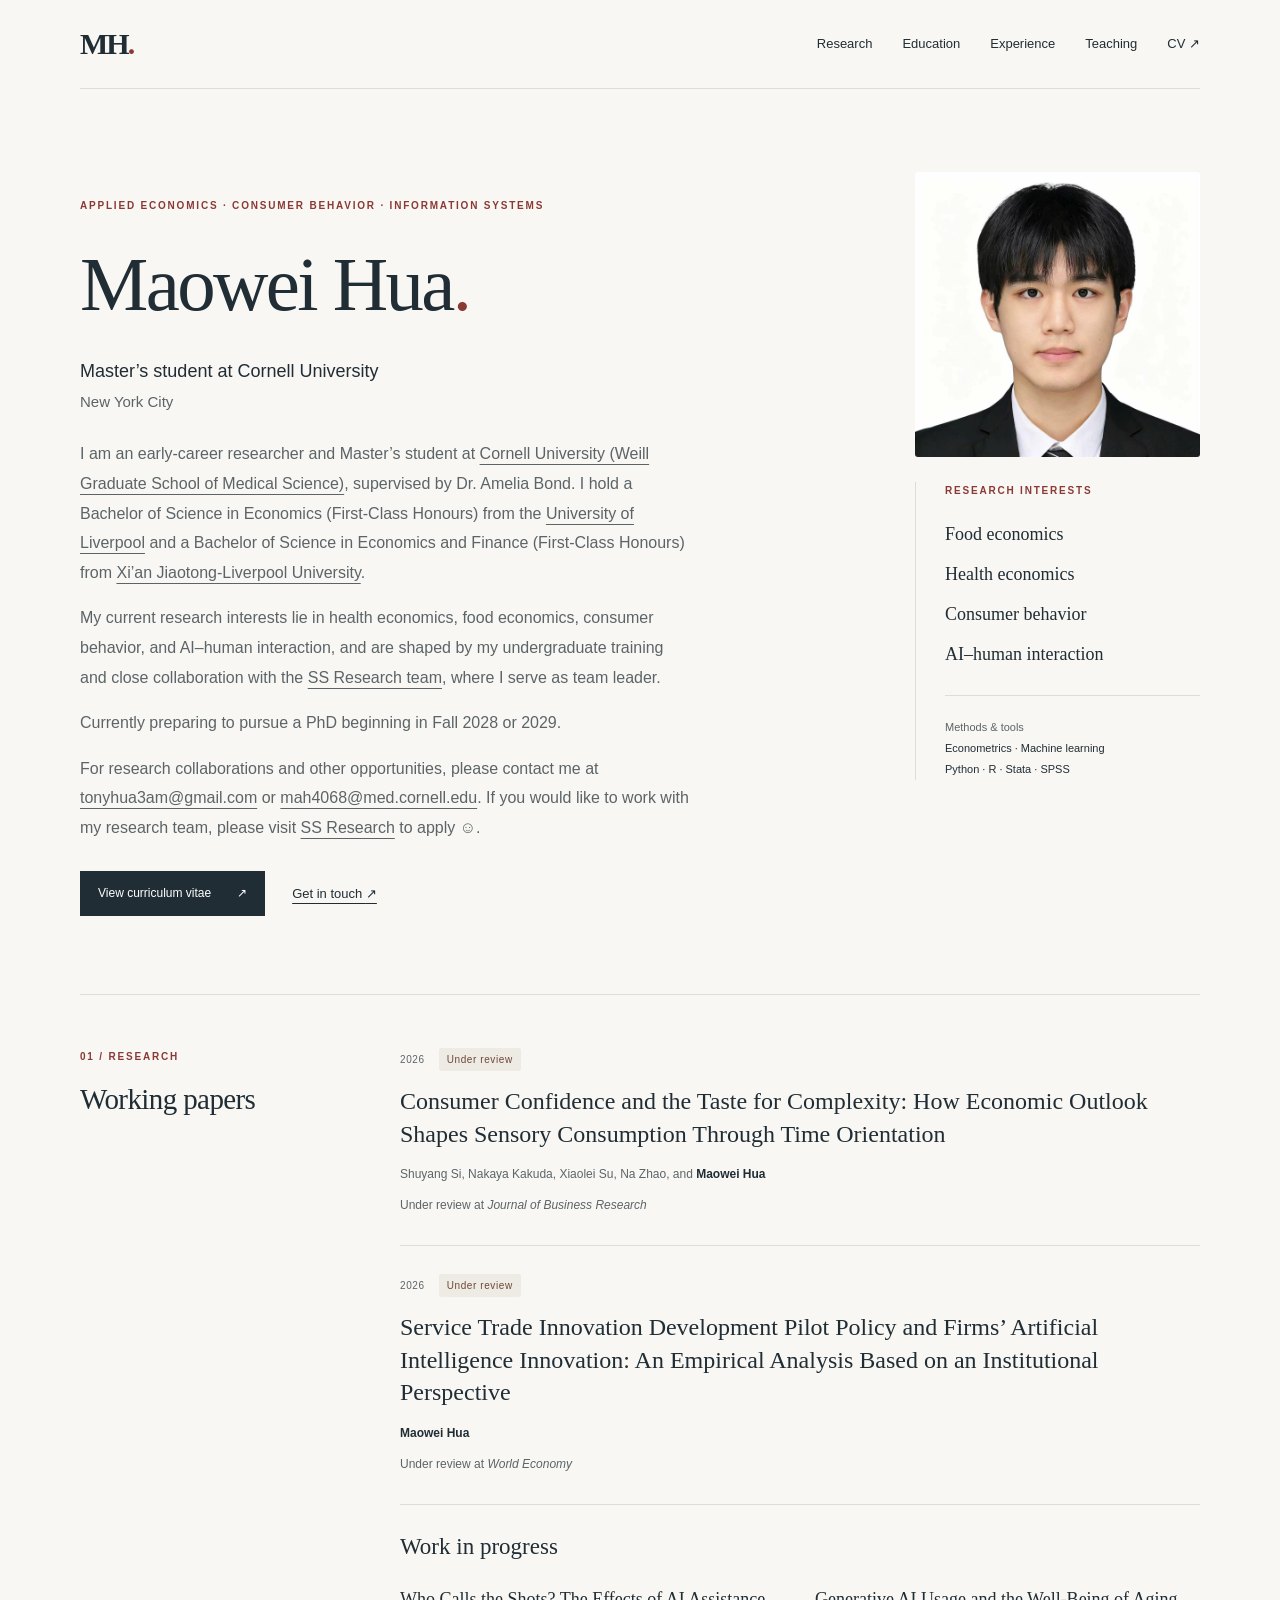
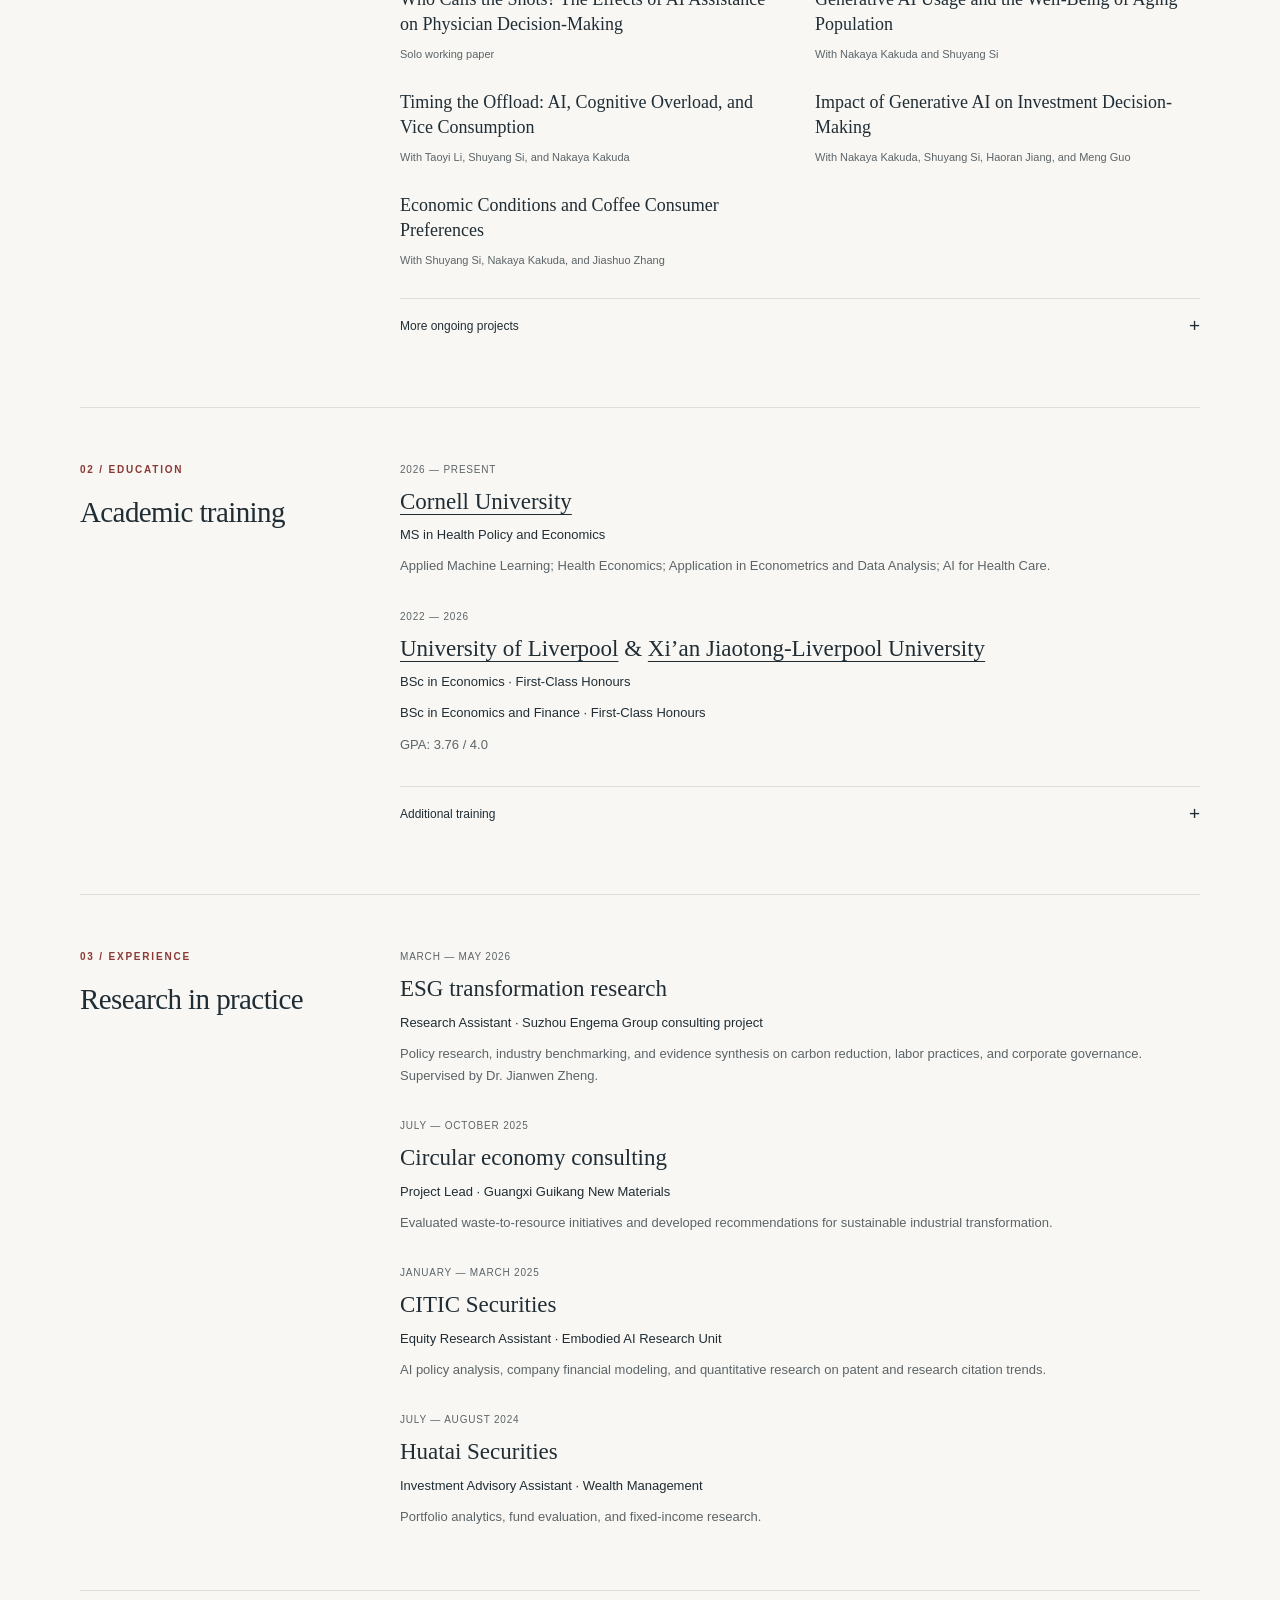
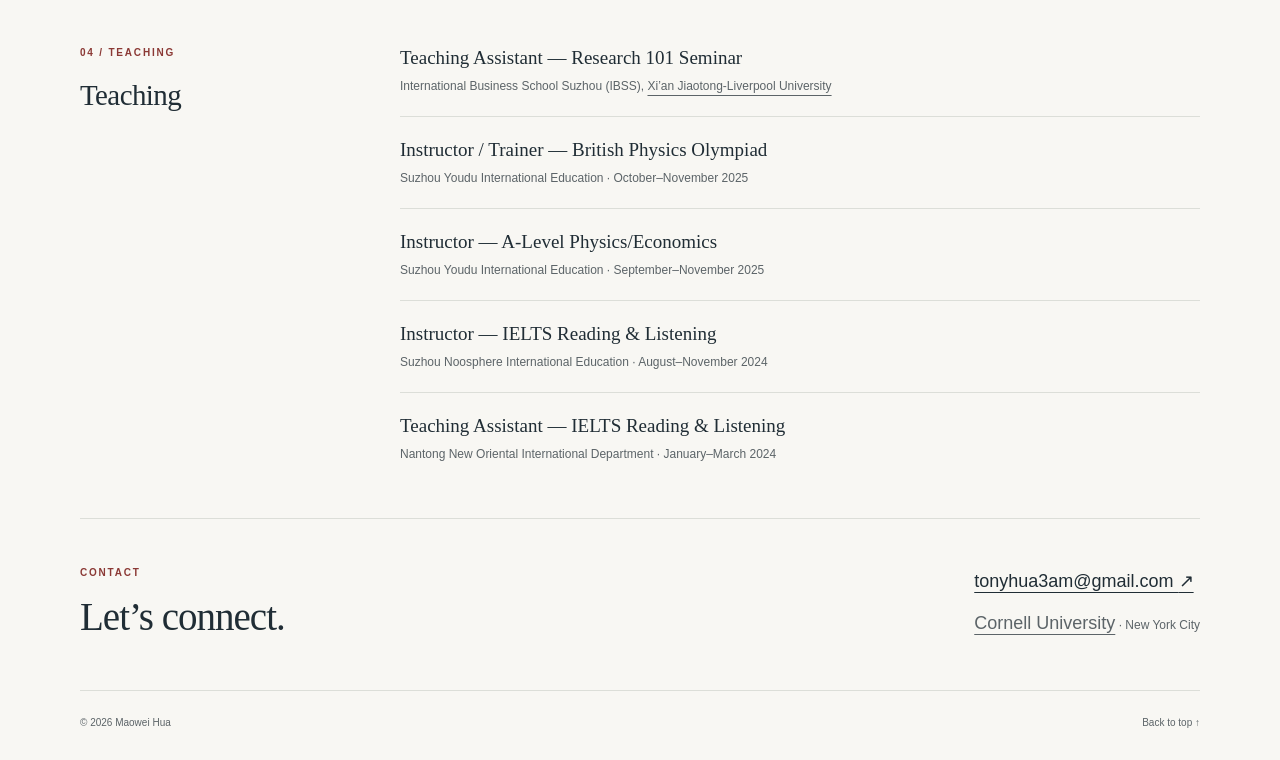
<file: index.html>
<!doctype html>
<html lang="en">
<head>
  <meta charset="utf-8">
  <meta name="viewport" content="width=device-width, initial-scale=1">
  <meta name="description" content="Maowei Hua — master’s student at Cornell University. Research interests in applied economics, consumer behavior, information systems, and AI–human interaction.">
  <meta name="theme-color" content="#f8f7f3">
  <title>Maowei Hua | Academic Homepage</title>
  <link rel="icon" href="favicon.svg" type="image/svg+xml">
  <link rel="stylesheet" href="style.css">
</head>
<body>
  <a class="skip" href="#main">Skip to content</a>
  <header class="site-header wrap">
    <a class="wordmark" href="#home" aria-label="Maowei Hua, home">MH<span>.</span></a>
    <nav aria-label="Main navigation"><a href="#research">Research</a><a href="#education">Education</a><a href="#experience">Experience</a><a href="#teaching">Teaching</a><a href="cv.html">CV <span aria-hidden="true">↗</span></a></nav>
  </header>
  <main id="main" class="wrap">
    <section id="home" class="hero">
      <div class="hero-main">
        <p class="eyebrow">Applied economics · Consumer behavior · Information systems</p>
        <h1>Maowei Hua<span class="accent">.</span></h1>
        <p class="position">Master’s student at Cornell University<br><span>New York City</span></p>
        <p class="intro">I am an early-career researcher and Master’s student at <a href="https://weill.cornell.edu/" target="_blank" rel="noopener">Cornell University (Weill Graduate School of Medical Science)</a>, supervised by Dr. Amelia Bond. I hold a Bachelor of Science in Economics (First-Class Honours) from the <a href="https://www.liverpool.ac.uk/" target="_blank" rel="noopener">University of Liverpool</a> and a Bachelor of Science in Economics and Finance (First-Class Honours) from <a href="https://www.xjtlu.edu.cn/en" target="_blank" rel="noopener">Xi’an Jiaotong-Liverpool University</a>.</p>
        <p class="intro">My current research interests lie in health economics, food economics, consumer behavior, and AI–human interaction, and are shaped by my undergraduate training and close collaboration with the <a href="https://www.ss-research.com/team" target="_blank" rel="noopener">SS Research team</a>, where I serve as team leader.</p>
        <p class="intro">Currently preparing to pursue a PhD beginning in Fall 2028 or 2029.</p>
        <p class="intro">For research collaborations and other opportunities, please contact me at <a href="mailto:tonyhua3am@gmail.com">tonyhua3am@gmail.com</a> or <a href="mailto:mah4068@med.cornell.edu">mah4068@med.cornell.edu</a>. If you would like to work with my research team, please visit <a href="https://www.ss-research.com/join" target="_blank" rel="noopener">SS Research</a> to apply ☺️.</p>
        <div class="hero-links"><a class="button" href="cv.html">View curriculum vitae <span aria-hidden="true">↗</span></a><a class="text-link" href="mailto:tonyhua3am@gmail.com">Get in touch <span aria-hidden="true">↗</span></a></div>
      </div>
      <aside class="profile-aside" aria-label="Portrait and research interests">
        <img class="portrait" src="portrait.png" alt="Portrait of Maowei Hua in a dark suit against a white background" width="1280" height="1280" fetchpriority="high">
        <div class="research-note">
        <p class="eyebrow">Research interests</p>
        <ul><li>Food economics</li><li>Health economics</li><li>Consumer behavior</li><li>AI–human interaction</li></ul>
        <p class="note-bottom">Methods &amp; tools<br><strong>Econometrics · Machine learning<br>Python · R · Stata · SPSS</strong></p>
        </div>
      </aside>
    </section>
    <section id="research" class="section">
      <div class="section-heading"><p class="eyebrow">01 / Research</p><h2>Working papers</h2></div>
      <div class="section-body">
        <article class="paper"><div class="paper-meta"><span>2026</span><span class="status">Under review</span></div><h3>Consumer Confidence and the Taste for Complexity: How Economic Outlook Shapes Sensory Consumption Through Time Orientation</h3><p class="authors">Shuyang Si, Nakaya Kakuda, Xiaolei Su, Na Zhao, and <strong>Maowei Hua</strong></p><p class="journal">Under review at <em>Journal of Business Research</em></p></article>
        <article class="paper"><div class="paper-meta"><span>2026</span><span class="status">Under review</span></div><h3>Service Trade Innovation Development Pilot Policy and Firms’ Artificial Intelligence Innovation: An Empirical Analysis Based on an Institutional Perspective</h3><p class="authors"><strong>Maowei Hua</strong></p><p class="journal">Under review at <em>World Economy</em></p></article>
        <h3 class="subheading">Work in progress</h3>
        <div class="projects">
          <article><h4>Who Calls the Shots? The Effects of AI Assistance on Physician Decision-Making</h4><p>Solo working paper</p></article>
          <article><h4>Generative AI Usage and the Well-Being of Aging Population</h4><p>With Nakaya Kakuda and Shuyang Si</p></article>
          <article><h4>Timing the Offload: AI, Cognitive Overload, and Vice Consumption</h4><p>With Taoyi Li, Shuyang Si, and Nakaya Kakuda</p></article>
          <article><h4>Impact of Generative AI on Investment Decision-Making</h4><p>With Nakaya Kakuda, Shuyang Si, Haoran Jiang, and Meng Guo</p></article>
          <article><h4>Economic Conditions and Coffee Consumer Preferences</h4><p>With Shuyang Si, Nakaya Kakuda, and Jiashuo Zhang</p></article>
        </div>
        <details><summary>More ongoing projects <span aria-hidden="true">+</span></summary><div class="projects more-projects">
          <article><h4>Impact of Chronic Diseases on Food Confidence</h4><p>With Shuyang Si, Junjie Lvu, and Nakaya Kakuda</p></article>
          <article><h4>Facial Width Height Ratio (fWHR) and Academic Performance: The Relationship Between Researcher’s Facial Structure and Research Output</h4><p>With Yidi Wang, Shuyang Si, and Nakaya Kakuda</p></article>
        </div></details>
      </div>
    </section>
    <section id="education" class="section">
      <div class="section-heading"><p class="eyebrow">02 / Education</p><h2>Academic training</h2></div>
      <div class="section-body">
        <article class="timeline-item"><p class="date">2026 — Present</p><h3><a href="https://weill.cornell.edu/" target="_blank" rel="noopener">Cornell University</a></h3><p>MS in Health Policy and Economics</p><p class="muted">Applied Machine Learning; Health Economics; Application in Econometrics and Data Analysis; AI for Health Care.</p></article>
        <article class="timeline-item"><p class="date">2022 — 2026</p><h3><a href="https://www.liverpool.ac.uk/" target="_blank" rel="noopener">University of Liverpool</a> &amp; <a href="https://www.xjtlu.edu.cn/en" target="_blank" rel="noopener">Xi’an Jiaotong-Liverpool University</a></h3><p>BSc in Economics · First-Class Honours</p><p>BSc in Economics and Finance · First-Class Honours</p><p class="muted">GPA: 3.76 / 4.0</p></article>
        <details><summary>Additional training <span aria-hidden="true">+</span></summary><div class="additional"><h4>Cornell CICER Summer School · 2025</h4><p>Big data and business analytics, behavioral and environmental economics, corporate finance, and Python. Grade: A+; ranked in the top two.</p><h4>Applied Marketing Analytics Research Seminar · 2024</h4><p>R for statistics in social science. Supervised by Dr. Gokhan Yildirim, Imperial College Business School. Grade: A.</p></div></details>
      </div>
    </section>
    <section id="experience" class="section">
      <div class="section-heading"><p class="eyebrow">03 / Experience</p><h2>Research in practice</h2></div>
      <div class="section-body">
        <article class="timeline-item"><p class="date">March — May 2026</p><h3>ESG transformation research</h3><p>Research Assistant · Suzhou Engema Group consulting project</p><p class="muted">Policy research, industry benchmarking, and evidence synthesis on carbon reduction, labor practices, and corporate governance. Supervised by Dr. Jianwen Zheng.</p></article>
        <article class="timeline-item"><p class="date">July — October 2025</p><h3>Circular economy consulting</h3><p>Project Lead · Guangxi Guikang New Materials</p><p class="muted">Evaluated waste-to-resource initiatives and developed recommendations for sustainable industrial transformation.</p></article>
        <article class="timeline-item"><p class="date">January — March 2025</p><h3>CITIC Securities</h3><p>Equity Research Assistant · Embodied AI Research Unit</p><p class="muted">AI policy analysis, company financial modeling, and quantitative research on patent and research citation trends.</p></article>
        <article class="timeline-item"><p class="date">July — August 2024</p><h3>Huatai Securities</h3><p>Investment Advisory Assistant · Wealth Management</p><p class="muted">Portfolio analytics, fund evaluation, and fixed-income research.</p></article>
      </div>
    </section>
    <section id="teaching" class="section">
      <div class="section-heading"><p class="eyebrow">04 / Teaching</p><h2>Teaching</h2></div>
      <div class="section-body">
        <ul class="teaching-list">
          <li><h3>Teaching Assistant — Research 101 Seminar</h3><p>International Business School Suzhou (IBSS), <a href="https://www.xjtlu.edu.cn/en" target="_blank" rel="noopener">Xi’an Jiaotong-Liverpool University</a></p></li>
          <li><h3>Instructor / Trainer — British Physics Olympiad</h3><p>Suzhou Youdu International Education · October–November 2025</p></li>
          <li><h3>Instructor — A-Level Physics/Economics</h3><p>Suzhou Youdu International Education · September–November 2025</p></li>
          <li><h3>Instructor — IELTS Reading &amp; Listening</h3><p>Suzhou Noosphere International Education · August–November 2024</p></li>
          <li><h3>Teaching Assistant — IELTS Reading &amp; Listening</h3><p>Nantong New Oriental International Department · January–March 2024</p></li>
        </ul>
      </div>
    </section>
    <section id="contact" class="contact"><div><p class="eyebrow">Contact</p><h2>Let’s connect.</h2></div><div><a href="mailto:tonyhua3am@gmail.com">tonyhua3am@gmail.com <span aria-hidden="true">↗</span></a><p><a href="https://weill.cornell.edu/" target="_blank" rel="noopener">Cornell University</a> · New York City</p></div></section>
  </main>
  <footer class="wrap footer"><span>© 2026 Maowei Hua</span><a href="#home">Back to top ↑</a></footer>
</body>
</html>
</file>
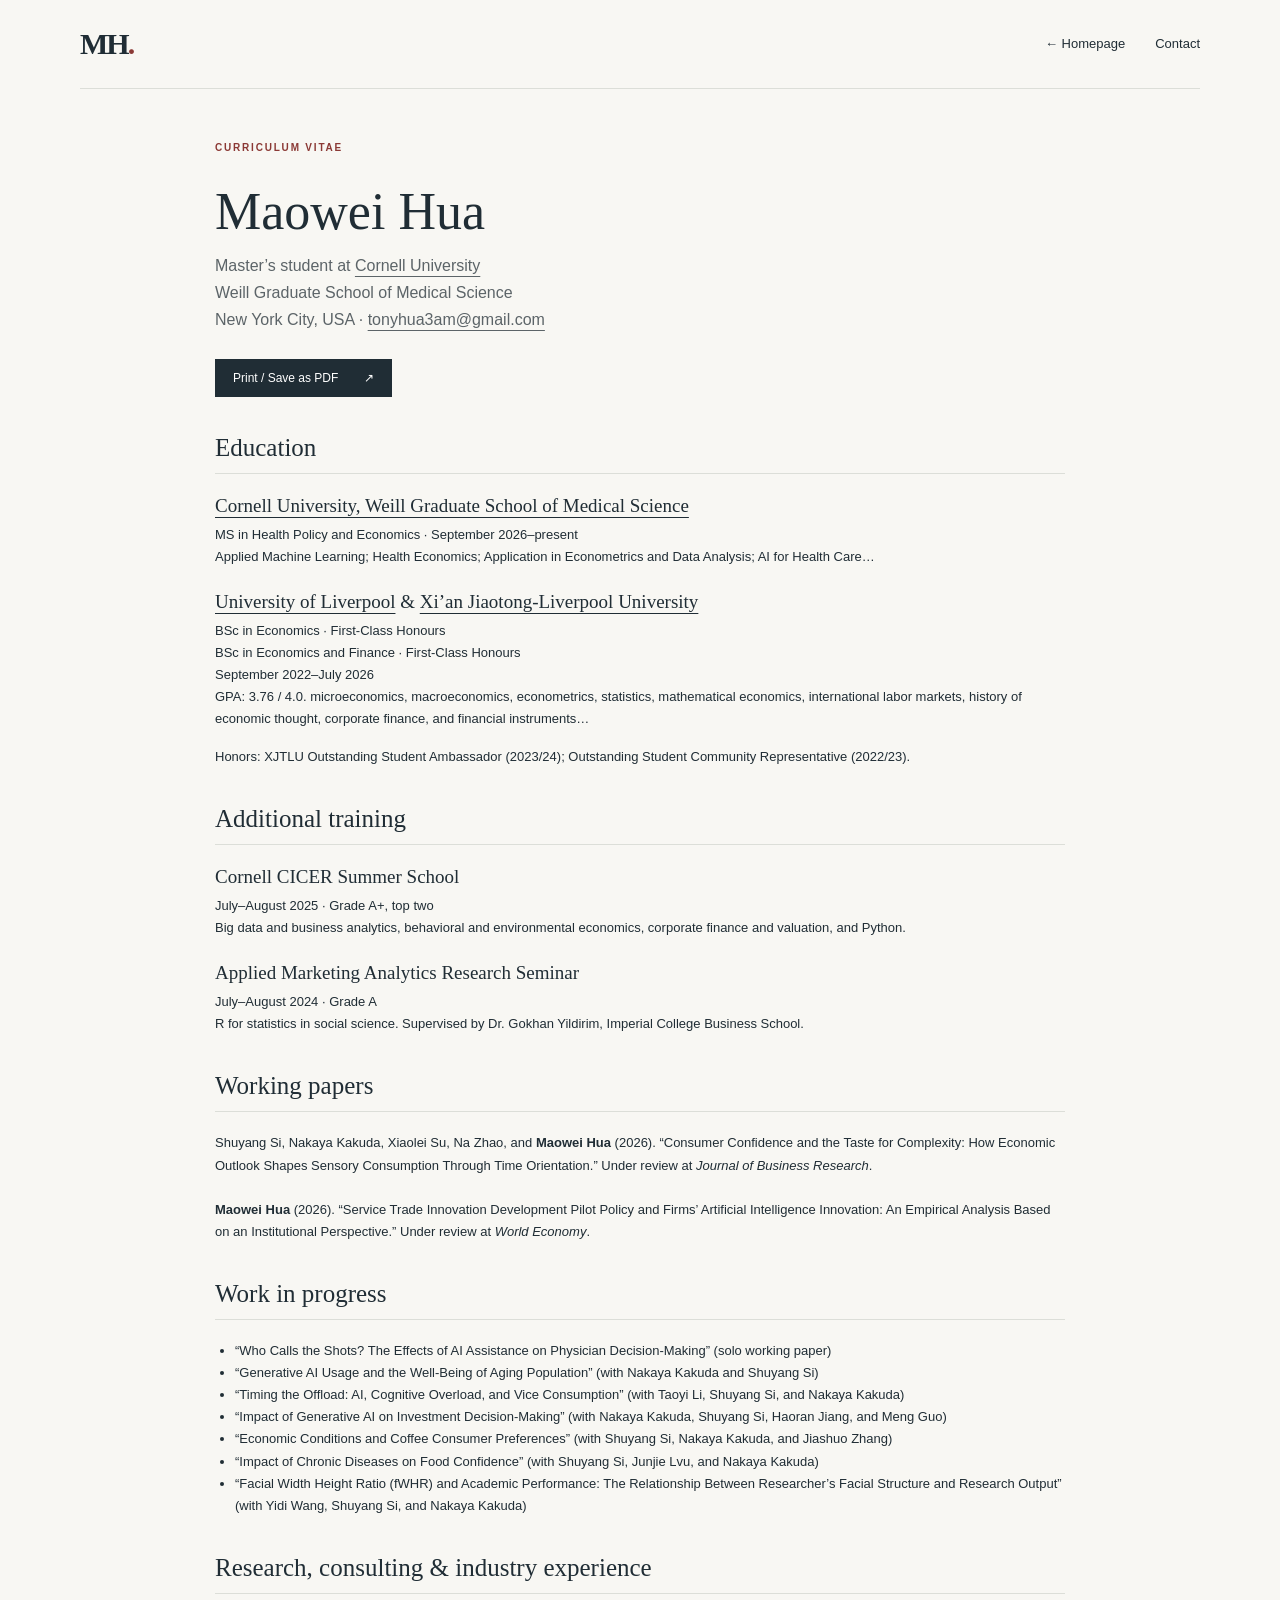
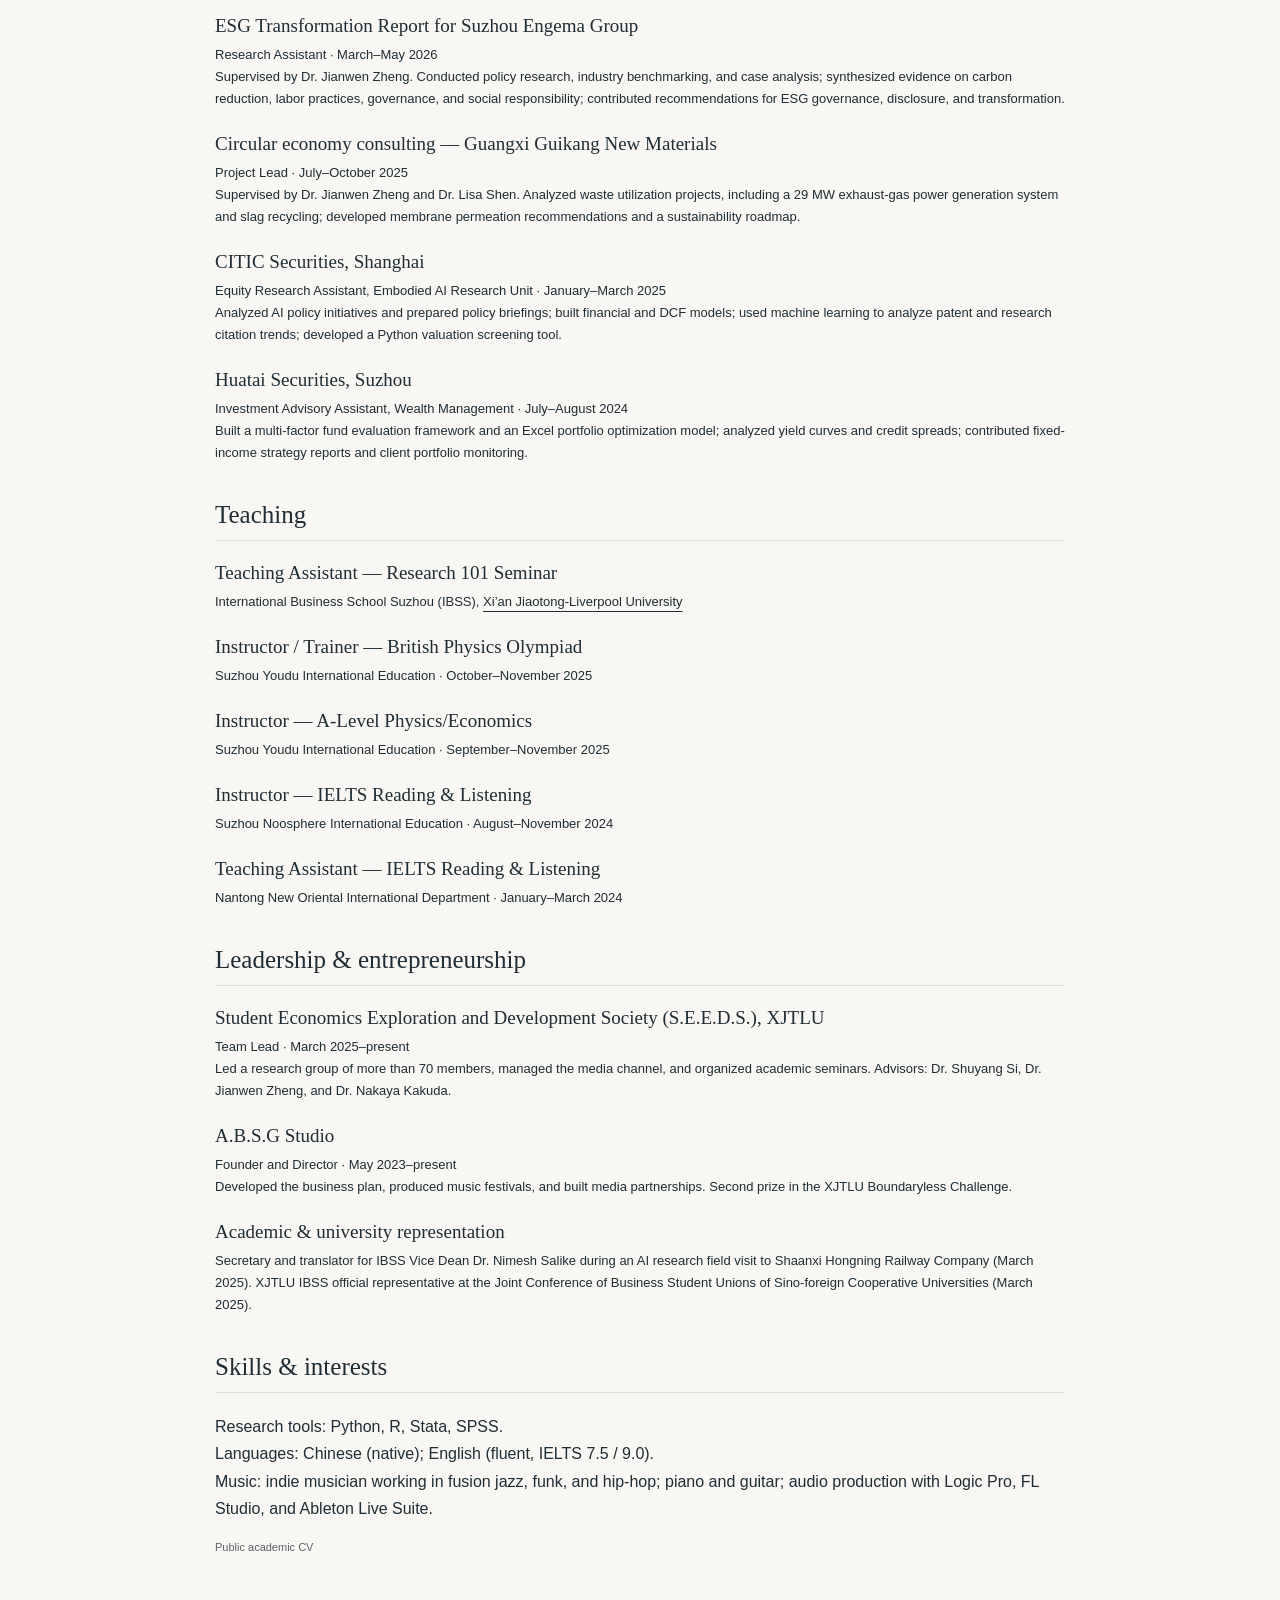
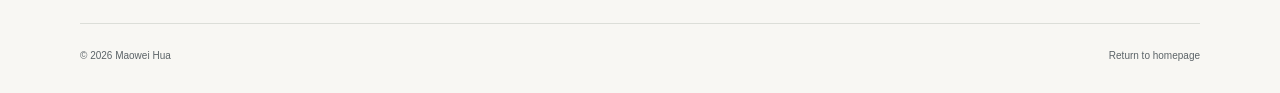
<file: cv.html>
<!doctype html>
<html lang="en">
<head><meta charset="utf-8"><meta name="viewport" content="width=device-width, initial-scale=1"><meta name="description" content="Curriculum vitae of Maowei Hua, Cornell University."><title>Curriculum Vitae | Maowei Hua</title><link rel="icon" href="favicon.svg" type="image/svg+xml"><link rel="stylesheet" href="style.css"></head>
<body>
<a class="skip" href="#main">Skip to content</a>
<header class="site-header wrap"><a class="wordmark" href="index.html" aria-label="Maowei Hua, home">MH<span>.</span></a><nav aria-label="Main navigation"><a href="index.html">← Homepage</a><a href="mailto:tonyhua3am@gmail.com">Contact</a></nav></header>
<main id="main" class="cv wrap">
<p class="eyebrow">Curriculum vitae</p><h1>Maowei Hua</h1><p class="cv-subtitle">Master’s student at <a href="https://weill.cornell.edu/" target="_blank" rel="noopener">Cornell University</a><br>Weill Graduate School of Medical Science<br>New York City, USA · <a href="mailto:tonyhua3am@gmail.com">tonyhua3am@gmail.com</a></p>
<div class="cv-actions"><button class="button" onclick="window.print()">Print / Save as PDF <span aria-hidden="true">↗</span></button></div>
<h2>Education</h2>
<article><h3><a href="https://weill.cornell.edu/" target="_blank" rel="noopener">Cornell University, Weill Graduate School of Medical Science</a></h3><p>MS in Health Policy and Economics · September 2026–present<br>Applied Machine Learning; Health Economics; Application in Econometrics and Data Analysis; AI for Health Care…</p></article>
<article><h3><a href="https://www.liverpool.ac.uk/" target="_blank" rel="noopener">University of Liverpool</a> &amp; <a href="https://www.xjtlu.edu.cn/en" target="_blank" rel="noopener">Xi’an Jiaotong-Liverpool University</a></h3><p>BSc in Economics · First-Class Honours<br>BSc in Economics and Finance · First-Class Honours<br>September 2022–July 2026<br>GPA: 3.76 / 4.0. microeconomics, macroeconomics, econometrics, statistics, mathematical economics, international labor markets, history of economic thought, corporate finance, and financial instruments…</p><p>Honors: XJTLU Outstanding Student Ambassador (2023/24); Outstanding Student Community Representative (2022/23).</p></article>
<h2>Additional training</h2>
<article><h3>Cornell CICER Summer School</h3><p>July–August 2025 · Grade A+, top two<br>Big data and business analytics, behavioral and environmental economics, corporate finance and valuation, and Python.</p></article>
<article><h3>Applied Marketing Analytics Research Seminar</h3><p>July–August 2024 · Grade A<br>R for statistics in social science. Supervised by Dr. Gokhan Yildirim, Imperial College Business School.</p></article>
<h2>Working papers</h2>
<article><p>Shuyang Si, Nakaya Kakuda, Xiaolei Su, Na Zhao, and <strong>Maowei Hua</strong> (2026). “Consumer Confidence and the Taste for Complexity: How Economic Outlook Shapes Sensory Consumption Through Time Orientation.” Under review at <em>Journal of Business Research</em>.</p></article>
<article><p><strong>Maowei Hua</strong> (2026). “Service Trade Innovation Development Pilot Policy and Firms’ Artificial Intelligence Innovation: An Empirical Analysis Based on an Institutional Perspective.” Under review at <em>World Economy</em>.</p></article>
<h2>Work in progress</h2>
<ul>
<li>“Who Calls the Shots? The Effects of AI Assistance on Physician Decision-Making” (solo working paper)</li>
<li>“Generative AI Usage and the Well-Being of Aging Population” (with Nakaya Kakuda and Shuyang Si)</li>
<li>“Timing the Offload: AI, Cognitive Overload, and Vice Consumption” (with Taoyi Li, Shuyang Si, and Nakaya Kakuda)</li>
<li>“Impact of Generative AI on Investment Decision-Making” (with Nakaya Kakuda, Shuyang Si, Haoran Jiang, and Meng Guo)</li>
<li>“Economic Conditions and Coffee Consumer Preferences” (with Shuyang Si, Nakaya Kakuda, and Jiashuo Zhang)</li>
<li>“Impact of Chronic Diseases on Food Confidence” (with Shuyang Si, Junjie Lvu, and Nakaya Kakuda)</li>
<li>“Facial Width Height Ratio (fWHR) and Academic Performance: The Relationship Between Researcher’s Facial Structure and Research Output” (with Yidi Wang, Shuyang Si, and Nakaya Kakuda)</li>
</ul>
<h2>Research, consulting &amp; industry experience</h2>
<article><h3>ESG Transformation Report for Suzhou Engema Group</h3><p>Research Assistant · March–May 2026<br>Supervised by Dr. Jianwen Zheng. Conducted policy research, industry benchmarking, and case analysis; synthesized evidence on carbon reduction, labor practices, governance, and social responsibility; contributed recommendations for ESG governance, disclosure, and transformation.</p></article>
<article><h3>Circular economy consulting — Guangxi Guikang New Materials</h3><p>Project Lead · July–October 2025<br>Supervised by Dr. Jianwen Zheng and Dr. Lisa Shen. Analyzed waste utilization projects, including a 29 MW exhaust-gas power generation system and slag recycling; developed membrane permeation recommendations and a sustainability roadmap.</p></article>
<article><h3>CITIC Securities, Shanghai</h3><p>Equity Research Assistant, Embodied AI Research Unit · January–March 2025<br>Analyzed AI policy initiatives and prepared policy briefings; built financial and DCF models; used machine learning to analyze patent and research citation trends; developed a Python valuation screening tool.</p></article>
<article><h3>Huatai Securities, Suzhou</h3><p>Investment Advisory Assistant, Wealth Management · July–August 2024<br>Built a multi-factor fund evaluation framework and an Excel portfolio optimization model; analyzed yield curves and credit spreads; contributed fixed-income strategy reports and client portfolio monitoring.</p></article>
<h2>Teaching</h2>
<article><h3>Teaching Assistant — Research 101 Seminar</h3><p>International Business School Suzhou (IBSS), <a href="https://www.xjtlu.edu.cn/en" target="_blank" rel="noopener">Xi’an Jiaotong-Liverpool University</a></p></article>
<article><h3>Instructor / Trainer — British Physics Olympiad</h3><p>Suzhou Youdu International Education · October–November 2025</p></article>
<article><h3>Instructor — A-Level Physics/Economics</h3><p>Suzhou Youdu International Education · September–November 2025</p></article>
<article><h3>Instructor — IELTS Reading &amp; Listening</h3><p>Suzhou Noosphere International Education · August–November 2024</p></article>
<article><h3>Teaching Assistant — IELTS Reading &amp; Listening</h3><p>Nantong New Oriental International Department · January–March 2024</p></article>
<h2>Leadership &amp; entrepreneurship</h2>
<article><h3>Student Economics Exploration and Development Society (S.E.E.D.S.), XJTLU</h3><p>Team Lead · March 2025–present<br>Led a research group of more than 70 members, managed the media channel, and organized academic seminars. Advisors: Dr. Shuyang Si, Dr. Jianwen Zheng, and Dr. Nakaya Kakuda.</p></article>
<article><h3>A.B.S.G Studio</h3><p>Founder and Director · May 2023–present<br>Developed the business plan, produced music festivals, and built media partnerships. Second prize in the XJTLU Boundaryless Challenge.</p></article>
<article><h3>Academic &amp; university representation</h3><p>Secretary and translator for IBSS Vice Dean Dr. Nimesh Salike during an AI research field visit to Shaanxi Hongning Railway Company (March 2025). XJTLU IBSS official representative at the Joint Conference of Business Student Unions of Sino-foreign Cooperative Universities (March 2025).</p></article>
<h2>Skills &amp; interests</h2>
<p>Research tools: Python, R, Stata, SPSS.<br>Languages: Chinese (native); English (fluent, IELTS 7.5 / 9.0).<br>Music: indie musician working in fusion jazz, funk, and hip-hop; piano and guitar; audio production with Logic Pro, FL Studio, and Ableton Live Suite.</p>
<p class="cv-note">Public academic CV</p>
</main><footer class="wrap footer"><span>© 2026 Maowei Hua</span><a href="index.html">Return to homepage</a></footer>
</body></html>
</file>
<file: style.css>
:root{--paper:#f8f7f3;--ink:#202d35;--muted:#5c6468;--accent:#8b3935;--line:#dcded8;--serif:Georgia,'Times New Roman',serif;--sans:Arial,Helvetica,sans-serif}*{box-sizing:border-box}html{scroll-behavior:smooth;scroll-padding-top:32px}body{margin:0;background:var(--paper);color:var(--ink);font:16px/1.7 var(--sans);-webkit-font-smoothing:antialiased}a{color:inherit;text-decoration-thickness:1px;text-underline-offset:5px}a:hover{color:var(--accent)}a:focus-visible,summary:focus-visible,button:focus-visible{outline:2px solid var(--accent);outline-offset:6px}p{margin:0 0 16px}h1,h2,h3,h4{font-weight:400;line-height:1.25;margin:0}h1,h2,h3{font-family:var(--serif)}.wrap{width:min(1120px,calc(100% - 112px));margin:auto}.site-header{display:flex;align-items:center;justify-content:space-between;padding:27px 0;border-bottom:1px solid var(--line)}.wordmark{font:700 30px var(--serif);text-decoration:none;letter-spacing:-2px}.wordmark span,.accent{color:var(--accent)}nav{display:flex;gap:30px;font-size:13px}nav a{text-decoration:none}.hero{display:grid;grid-template-columns:1fr 285px;gap:90px;padding:83px 0 78px;align-items:center}.eyebrow{text-transform:uppercase;letter-spacing:1.8px;font-size:10px;font-weight:700;color:var(--accent);margin-bottom:23px}.hero h1{font-size:clamp(48px,6vw,78px);letter-spacing:-2.6px;margin:0 0 24px}.position{font-size:18px;line-height:1.65;margin-bottom:23px}.position span{color:var(--muted);font-size:15px}.intro{max-width:610px;color:var(--muted);font-size:16px;line-height:1.85}.hero-links{display:flex;gap:27px;align-items:center;margin-top:29px}.button{display:inline-flex;gap:26px;align-items:center;background:var(--ink);color:white;text-decoration:none;padding:12px 18px;font-size:12px}.button:hover{background:var(--accent);color:white}.text-link{font-size:13px}.research-note{border-left:1px solid var(--line);padding:12px 0 8px 29px}.research-note .eyebrow{margin-bottom:22px}.research-note ul{padding:0;list-style:none;margin:0 0 28px}.research-note li{font:18px/1.45 var(--serif);margin-bottom:14px}.note-bottom{font-size:11px;line-height:1.9;color:var(--muted);border-top:1px solid var(--line);padding-top:21px;margin-bottom:0}.note-bottom strong{font-weight:400;color:var(--ink)}.section{border-top:1px solid var(--line);padding:53px 0;display:grid;grid-template-columns:250px 1fr;gap:70px}.section-heading .eyebrow{margin-bottom:16px}.section-heading h2{font-size:29px;letter-spacing:-.6px}.paper{padding-bottom:30px;margin-bottom:28px;border-bottom:1px solid var(--line)}.paper-meta{display:flex;gap:14px;align-items:center;font-size:10px;letter-spacing:.6px;margin-bottom:14px;color:var(--muted)}.status{background:#eeebe4;color:#6d4738;padding:3px 8px;border-radius:2px}.paper h3{font-size:24px;line-height:1.36;margin-bottom:14px}.authors{font-size:12px;color:var(--muted);margin-bottom:9px;line-height:1.8}.authors strong{font-weight:600;color:var(--ink)}.journal{font-size:12px;color:var(--muted);margin-bottom:0}.subheading{font-size:23px;margin-bottom:25px}.projects{display:grid;grid-template-columns:1fr 1fr;gap:25px 30px}.projects h4{font-family:var(--serif);font-size:18px;line-height:1.4;margin-bottom:8px}.projects p{font-size:11px;color:var(--muted);line-height:1.8;margin:0}details{margin-top:27px;border-top:1px solid var(--line)}summary{font-size:12px;cursor:pointer;padding:17px 0;list-style:none;display:flex;justify-content:space-between;gap:20px}summary::-webkit-details-marker{display:none}summary span{font-size:19px;line-height:1}details[open] summary span{transform:rotate(45deg)}.more-projects{padding:12px 0 20px}.timeline-item{margin-bottom:30px}.timeline-item:last-child{margin-bottom:0}.date{font-size:10px;letter-spacing:.8px;text-transform:uppercase;color:var(--muted);margin:0 0 10px}.timeline-item h3{font-size:23px;margin-bottom:8px}.timeline-item p:not(.date){font-size:13px;margin-bottom:9px}.muted{color:var(--muted)}.additional{padding:8px 0}.additional h4{font:18px/1.4 var(--serif);margin-bottom:9px}.additional p{font-size:13px;color:var(--muted);margin-bottom:23px}.beyond .section-body p{font-size:14px;color:var(--muted);line-height:1.9}.contact{border-top:1px solid var(--line);padding:45px 0 49px;display:flex;align-items:center;justify-content:space-between;gap:30px}.contact .eyebrow{margin-bottom:12px}.contact h2{font-size:39px;letter-spacing:-1px}.contact a{font-size:18px}.contact p:not(.eyebrow){font-size:12px;color:var(--muted);margin:12px 0 0}.footer{border-top:1px solid var(--line);padding:23px 0 29px;display:flex;justify-content:space-between;font-size:10px;color:var(--muted)}.footer a{text-decoration:none}.skip{position:absolute;left:20px;top:-100px;background:var(--ink);color:white;padding:10px;z-index:10}.skip:focus{top:10px}.cv{max-width:850px;padding-top:50px;padding-bottom:50px}.cv h1{font-size:52px;margin-bottom:8px}.cv .cv-subtitle{color:var(--muted);font-size:16px}.cv h2{font-size:25px;margin:35px 0 20px;border-bottom:1px solid var(--line);padding-bottom:10px}.cv h3{font-size:19px;margin-bottom:6px}.cv article{margin-bottom:22px}.cv article p,.cv li{font-size:13px}.cv ul{padding-left:20px}.cv .cv-actions{display:flex;gap:20px;margin:25px 0}.cv button{border:0;cursor:pointer;font-family:var(--sans)}.cv-note{font-size:11px;color:var(--muted)}@media(max-width:950px){.wrap{width:calc(100% - 64px)}.hero{gap:40px;grid-template-columns:1fr 240px}.section{grid-template-columns:190px 1fr;gap:35px}.hero h1{font-size:62px}.hero-links{gap:18px}}@media(max-width:700px){.wrap{width:calc(100% - 40px)}.site-header{padding:22px 0}nav{gap:16px;font-size:11px}.wordmark{font-size:26px}.hero{grid-template-columns:1fr;gap:32px;padding:49px 0 43px}.hero h1{font-size:54px}.eyebrow{letter-spacing:1.3px;font-size:9px}.hero .eyebrow{margin-bottom:20px}.position{font-size:17px}.intro{font-size:15px}.research-note{padding:0 0 0 20px}.research-note ul{display:grid;grid-template-columns:1fr 1fr;gap:12px 18px;margin-bottom:0}.research-note li{font-size:16px;margin:0}.note-bottom{margin-top:20px}.section{display:block;padding:36px 0}.section-heading{margin-bottom:27px}.section-heading .eyebrow{margin-bottom:10px}.section-heading h2{font-size:28px}.paper h3{font-size:22px}.projects{grid-template-columns:1fr;gap:24px}.projects h4{font-size:19px}.projects p{font-size:12px}.contact{display:block;padding:35px 0}.contact>div+div{margin-top:25px}.contact a{font-size:17px}.hero-links{flex-wrap:wrap}.cv{padding-top:30px}.cv h1{font-size:42px}}@media(prefers-reduced-motion:reduce){html{scroll-behavior:auto}}@media print{body{background:white;color:black;font-size:11px}.site-header,.footer,.cv-actions,.skip{display:none!important}.wrap{width:100%;max-width:none}.cv{padding:0}.cv h1{font-size:30px}.cv h2{font-size:18px;margin-top:22px;break-after:avoid}.cv h3{font-size:14px}.cv article{break-inside:avoid;margin-bottom:12px}.cv article p,.cv li{font-size:10px;line-height:1.5}.cv .cv-subtitle{font-size:11px}a{color:inherit;text-decoration:none}@page{size:A4;margin:18mm}}
.profile-aside{align-self:start}.portrait{display:block;width:100%;height:auto;aspect-ratio:4/5;object-fit:cover;border-radius:3px;margin-bottom:25px}.profile-aside .research-note{padding-top:0;padding-bottom:0}.hero{align-items:start}.hero-main{padding-top:25px}@media(max-width:700px){.hero-main{padding-top:0}.profile-aside{display:grid;grid-template-columns:125px 1fr;gap:20px;align-items:start}.portrait{margin:0}.profile-aside .research-note{border:0;padding:0}.profile-aside .research-note ul{display:block}.profile-aside .research-note li{margin-bottom:10px;font-size:15px}.profile-aside .research-note .eyebrow{margin-bottom:13px}.profile-aside .note-bottom{font-size:10px;margin-top:15px;padding-top:13px}}
.portrait{aspect-ratio:1/1}
.teaching-list{list-style:none;margin:0;padding:0}.teaching-list li{padding:0 0 19px;margin:0 0 19px;border-bottom:1px solid var(--line)}.teaching-list li:last-child{padding-bottom:0;margin-bottom:0;border-bottom:0}.teaching-list h3{font-size:19px;line-height:1.45;margin-bottom:5px}.teaching-list p{font-size:12px;color:var(--muted);margin:0}@media(max-width:380px){.site-header nav{gap:10px;font-size:10px}}
</file>
